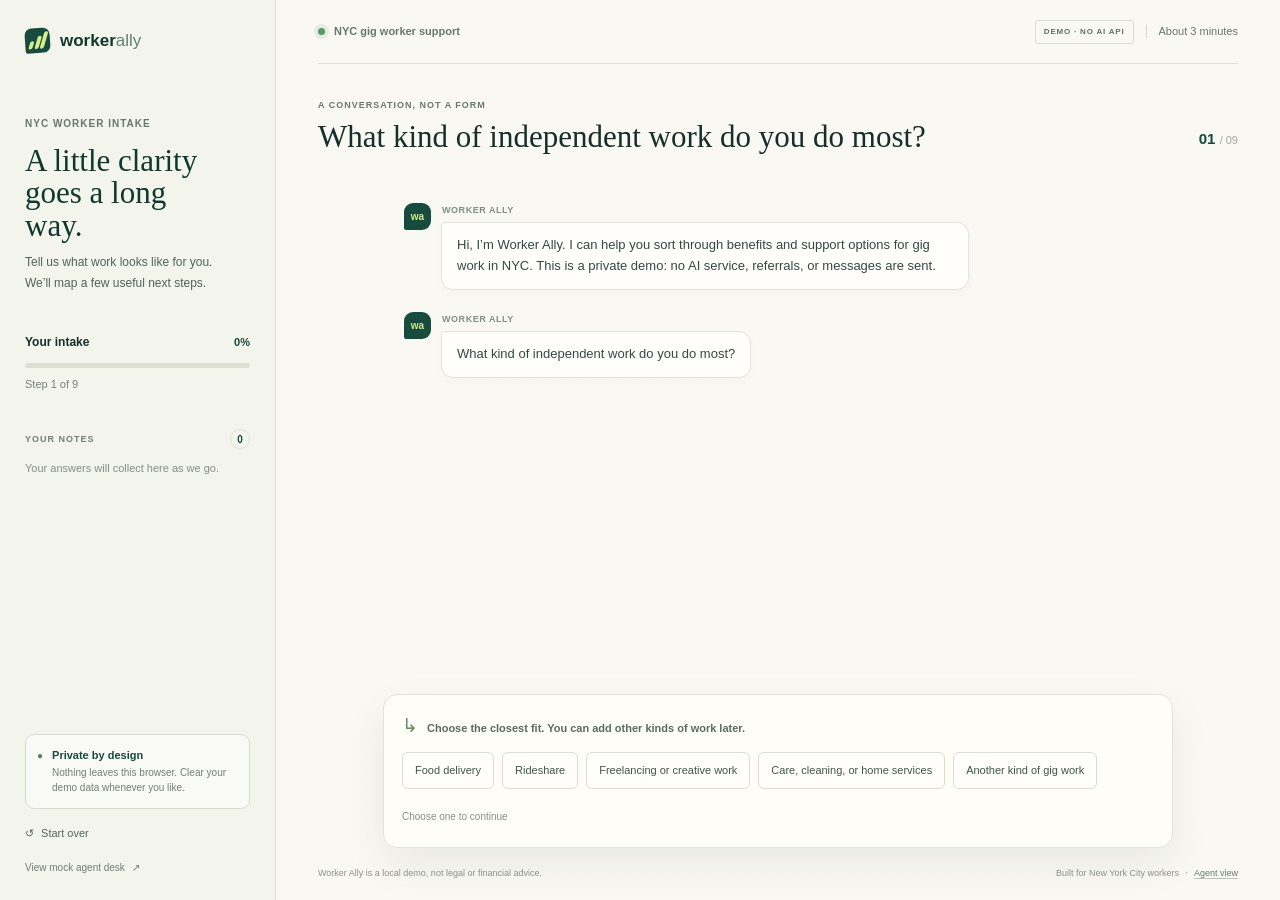
<file: index.html>
<!doctype html>
<html lang="en">
<head>
  <meta charset="utf-8">
  <meta name="viewport" content="width=device-width, initial-scale=1">
  <meta name="theme-color" content="#f4f3ec">
  <title>Worker Ally | NYC gig worker intake</title>
  <link rel="stylesheet" href="worker-ally/css/style.css">
</head>
<body class="worker-page">
  <div class="app-shell">
    <aside class="side-rail" aria-label="Intake navigation">
      <a class="brand" href="index.html" aria-label="Worker Ally home">
        <span class="brand-mark" aria-hidden="true"><i></i><i></i><i></i></span>
        <span class="brand-name">worker<span>ally</span></span>
      </a>

      <div class="rail-intro">
        <span class="eyebrow">NYC WORKER INTAKE</span>
        <h1>A little clarity goes a long way.</h1>
        <p>Tell us what work looks like for you. We’ll map a few useful next steps.</p>
      </div>

      <section class="progress-block" aria-label="Intake progress">
        <div class="progress-heading"><span>Your intake</span><strong id="progressText">0%</strong></div>
        <div class="progress-track" role="progressbar" aria-label="Intake progress" aria-valuemin="0" aria-valuemax="100" aria-valuenow="0" id="progressBar">
          <span id="progressFill"></span>
        </div>
        <p id="stepText">Ready when you are</p>
      </section>

      <section class="answer-review" aria-label="Your answers">
        <div class="section-label"><span>YOUR NOTES</span><span class="note-count" id="answerCount">0</span></div>
        <div class="answer-list" id="answerList">
          <p class="empty-notes">Your answers will collect here as we go.</p>
        </div>
      </section>

      <div class="rail-bottom">
        <div class="privacy-note">
          <span class="privacy-icon" aria-hidden="true">●</span>
          <p><strong>Private by design</strong><br>Nothing leaves this browser. Clear your demo data whenever you like.</p>
        </div>
        <button class="text-button" id="resetButton" type="button">↺ <span>Start over</span></button>
        <a class="agent-link" href="worker-ally/agent.html">View mock agent desk <span aria-hidden="true">↗</span></a>
      </div>
    </aside>

    <main class="conversation-panel">
      <header class="topbar">
        <div class="topbar-context"><span class="live-dot" aria-hidden="true"></span><span>NYC gig worker support</span></div>
        <div class="topbar-meta"><span class="demo-tag">DEMO · NO AI API</span><span class="topbar-divider"></span><span>About 3 minutes</span></div>
      </header>

      <div class="conversation-heading">
        <div><span class="eyebrow">A CONVERSATION, NOT A FORM</span><h2 id="conversationTitle">Let’s start with your work.</h2></div>
        <span class="conversation-index" id="conversationIndex">01 <span>/ 09</span></span>
      </div>

      <section class="chat-scroll" id="chatScroll" aria-label="Conversation">
        <div class="message-list" id="messageList" aria-live="polite" aria-relevant="additions"></div>
      </section>

      <section class="choice-dock" id="choiceDock" aria-label="Answer choices">
        <div class="choice-prompt"><span class="choice-prompt-mark" aria-hidden="true">↳</span><p id="choicePrompt">Choose the option that fits best.</p></div>
        <div class="choice-list" id="choiceList"></div>
        <div class="choice-footer" id="choiceFooter"></div>
      </section>

      <section class="results-view" id="resultsView" hidden aria-live="polite"></section>
      <footer class="conversation-footer"><span>Worker Ally is a local demo, not legal or financial advice.</span><span>Built for New York City workers <b>·</b> <a href="worker-ally/agent.html">Agent view</a></span></footer>
    </main>
  </div>

  <script src="worker-ally/js/worker-profile.js"></script>
  <script src="worker-ally/js/conversation.js"></script>
  <script src="worker-ally/js/branching.js"></script>
  <script src="worker-ally/js/results.js"></script>
  <script src="worker-ally/js/app.js"></script>
</body>
</html>
</file>
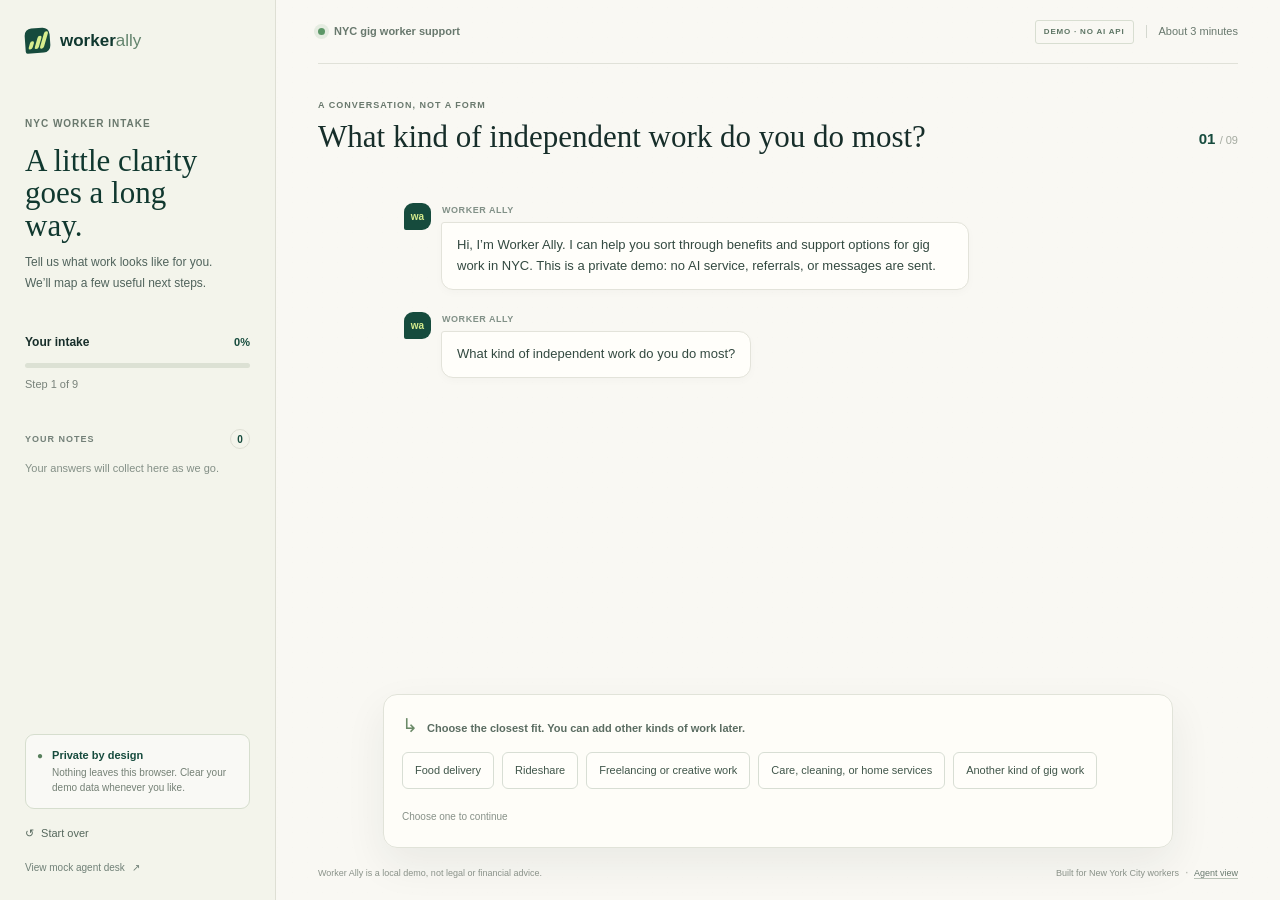
<file: worker-ally/index.html>
<!doctype html>
<html lang="en">
<head>
  <meta charset="utf-8">
  <meta name="viewport" content="width=device-width, initial-scale=1">
  <meta name="theme-color" content="#f4f3ec">
  <title>Worker Ally | NYC gig worker intake</title>
  <link rel="stylesheet" href="css/style.css">
</head>
<body class="worker-page">
  <div class="app-shell">
    <aside class="side-rail" aria-label="Intake navigation">
      <a class="brand" href="index.html" aria-label="Worker Ally home">
        <span class="brand-mark" aria-hidden="true"><i></i><i></i><i></i></span>
        <span class="brand-name">worker<span>ally</span></span>
      </a>

      <div class="rail-intro">
        <span class="eyebrow">NYC WORKER INTAKE</span>
        <h1>A little clarity goes a long way.</h1>
        <p>Tell us what work looks like for you. We’ll map a few useful next steps.</p>
      </div>

      <section class="progress-block" aria-label="Intake progress">
        <div class="progress-heading"><span>Your intake</span><strong id="progressText">0%</strong></div>
        <div class="progress-track" role="progressbar" aria-label="Intake progress" aria-valuemin="0" aria-valuemax="100" aria-valuenow="0" id="progressBar">
          <span id="progressFill"></span>
        </div>
        <p id="stepText">Ready when you are</p>
      </section>

      <section class="answer-review" aria-label="Your answers">
        <div class="section-label"><span>YOUR NOTES</span><span class="note-count" id="answerCount">0</span></div>
        <div class="answer-list" id="answerList">
          <p class="empty-notes">Your answers will collect here as we go.</p>
        </div>
      </section>

      <div class="rail-bottom">
        <div class="privacy-note">
          <span class="privacy-icon" aria-hidden="true">●</span>
          <p><strong>Private by design</strong><br>Nothing leaves this browser. Clear your demo data whenever you like.</p>
        </div>
        <button class="text-button" id="resetButton" type="button">↺ <span>Start over</span></button>
        <a class="agent-link" href="agent.html">View mock agent desk <span aria-hidden="true">↗</span></a>
      </div>
    </aside>

    <main class="conversation-panel">
      <header class="topbar">
        <div class="topbar-context"><span class="live-dot" aria-hidden="true"></span><span>NYC gig worker support</span></div>
        <div class="topbar-meta"><span class="demo-tag">DEMO · NO AI API</span><span class="topbar-divider"></span><span>About 3 minutes</span></div>
      </header>

      <div class="conversation-heading">
        <div><span class="eyebrow">A CONVERSATION, NOT A FORM</span><h2 id="conversationTitle">Let’s start with your work.</h2></div>
        <span class="conversation-index" id="conversationIndex">01 <span>/ 09</span></span>
      </div>

      <section class="chat-scroll" id="chatScroll" aria-label="Conversation">
        <div class="message-list" id="messageList" aria-live="polite" aria-relevant="additions"></div>
      </section>

      <section class="choice-dock" id="choiceDock" aria-label="Answer choices">
        <div class="choice-prompt"><span class="choice-prompt-mark" aria-hidden="true">↳</span><p id="choicePrompt">Choose the option that fits best.</p></div>
        <div class="choice-list" id="choiceList"></div>
        <div class="choice-footer" id="choiceFooter"></div>
      </section>

      <section class="results-view" id="resultsView" hidden aria-live="polite"></section>
      <footer class="conversation-footer"><span>Worker Ally is a local demo, not legal or financial advice.</span><span>Built for New York City workers <b>·</b> <a href="agent.html">Agent view</a></span></footer>
    </main>
  </div>

  <script src="js/worker-profile.js"></script>
  <script src="js/conversation.js"></script>
  <script src="js/branching.js"></script>
  <script src="js/results.js"></script>
  <script src="js/app.js"></script>
</body>
</html>
</file>
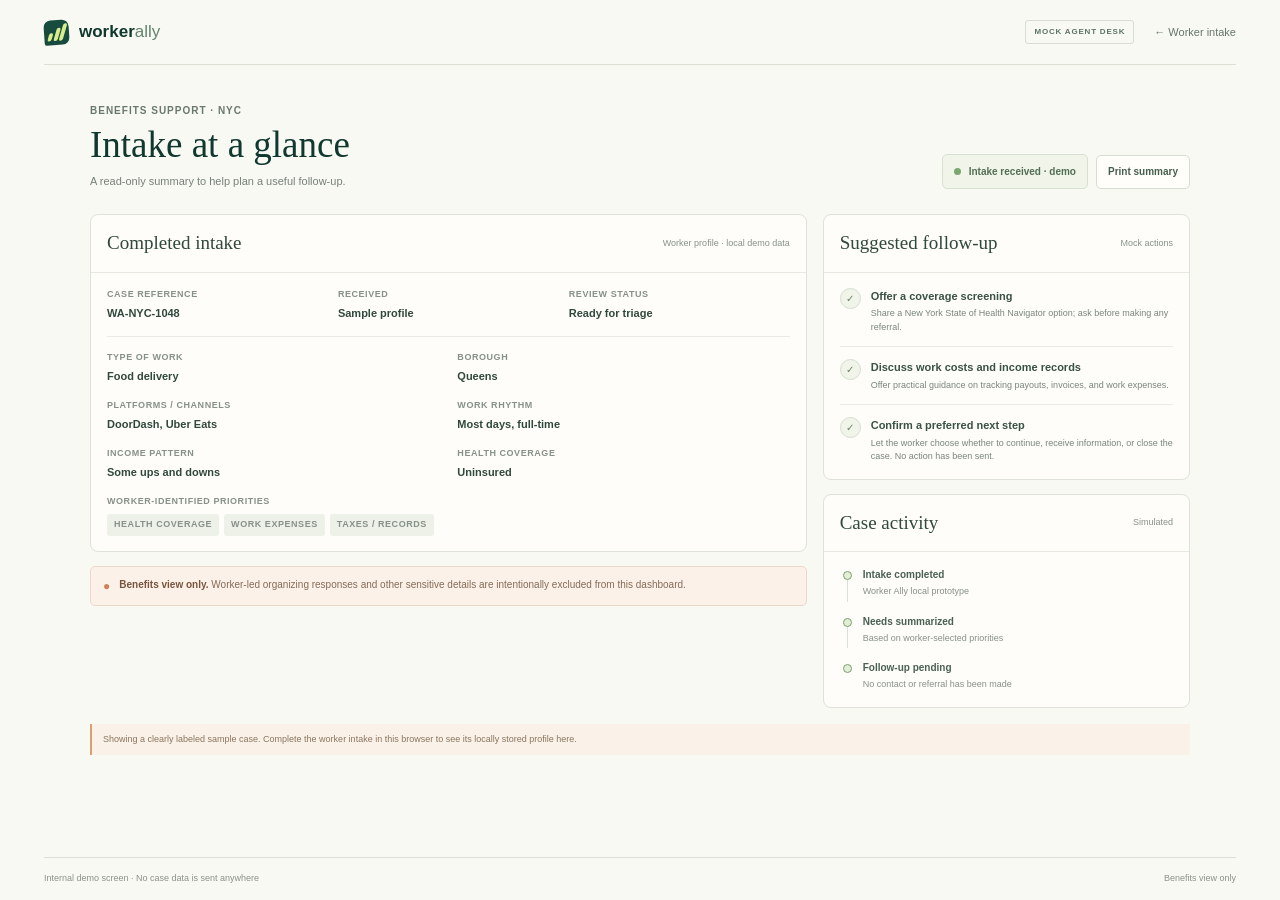
<file: worker-ally/agent.html>
<!doctype html>
<html lang="en">
<head>
  <meta charset="utf-8">
  <meta name="viewport" content="width=device-width, initial-scale=1">
  <meta name="theme-color" content="#f4f3ec">
  <title>Worker Ally | Mock agent desk</title>
  <link rel="stylesheet" href="css/style.css">
</head>
<body class="agent-page">
  <div class="agent-shell">
    <header class="agent-topbar">
      <a class="brand" href="../index.html" aria-label="Worker Ally home">
        <span class="brand-mark" aria-hidden="true"><i></i><i></i><i></i></span>
        <span class="brand-name">worker<span>ally</span></span>
      </a>
      <div class="agent-topbar-right"><span class="demo-tag">MOCK AGENT DESK</span><a class="back-link" href="../index.html">← Worker intake</a></div>
    </header>
    <main class="agent-main" id="agentMain">
      <div class="agent-loading">Loading local demo profile…</div>
    </main>
    <footer class="agent-footer"><span>Internal demo screen · No case data is sent anywhere</span><span>Benefits view only</span></footer>
  </div>
  <script src="js/worker-profile.js"></script>
  <script src="js/conversation.js"></script>
  <script src="js/agent.js"></script>
</body>
</html>
</file>
<file: worker-ally/css/style.css>
:root {
  color-scheme: light;
  --paper: #f4f3ec;
  --paper-bright: #fbfaf6;
  --ink: #172e2a;
  --ink-soft: #50635c;
  --muted: #78827a;
  --line: #dedfd4;
  --line-strong: #c9cfc2;
  --forest: #164b3d;
  --forest-dark: #10382f;
  --leaf: #d7ed8e;
  --leaf-deep: #b6d665;
  --coral: #e78365;
  --coral-pale: #fae7dc;
  --sky-pale: #e5eeea;
  --white: #fffefa;
  --shadow: 0 16px 42px rgba(27, 49, 39, .07);
  --font-ui: "Avenir Next", Avenir, "Segoe UI", sans-serif;
  --font-display: "Iowan Old Style", "Palatino Linotype", "Book Antiqua", Georgia, serif;
  --space-1: 4px;
  --space-2: 8px;
  --space-3: 12px;
  --space-4: 16px;
  --space-5: 24px;
  --space-6: 32px;
  --space-7: 48px;
  --radius-sm: 5px;
  --radius-md: 9px;
  --radius-lg: 14px;
}

* { box-sizing: border-box; }
html, body { min-height: 100%; }
body {
  margin: 0;
  background-color: var(--paper);
  background-image: radial-gradient(rgba(41, 79, 63, .055) .7px, transparent .7px);
  background-size: 15px 15px;
  color: var(--ink);
  font-family: var(--font-ui);
  font-size: 14px;
  line-height: 1.5;
}
button, a { font: inherit; }
button { color: inherit; }
a { color: inherit; }
[hidden] { display: none !important; }

.app-shell {
  display: grid;
  grid-template-columns: 276px minmax(0, 1fr);
  min-height: 100vh;
  max-width: 1680px;
  margin: 0 auto;
  background: rgba(251, 250, 246, .77);
  box-shadow: 0 0 80px rgba(37, 58, 45, .05);
}
.side-rail {
  display: flex;
  flex-direction: column;
  min-height: 100vh;
  padding: 28px 25px 22px;
  border-right: 1px solid var(--line);
  background: rgba(243, 244, 234, .9);
}
.brand { display: inline-flex; align-items: center; gap: 10px; text-decoration: none; width: max-content; }
.brand-mark { display: inline-flex; align-items: end; gap: 3px; width: 25px; height: 25px; padding: 4px; border-radius: 7px 7px 7px 2px; background: var(--forest); transform: rotate(-4deg); }
.brand-mark i { width: 4px; border-radius: 5px; background: var(--leaf); transform: skew(-20deg); }
.brand-mark i:nth-child(1) { height: 8px; }
.brand-mark i:nth-child(2) { height: 13px; }
.brand-mark i:nth-child(3) { height: 17px; }
.brand-name { color: var(--forest-dark); font-size: 17px; font-weight: 750; letter-spacing: 0; }
.brand-name span { color: #63846d; font-weight: 500; }
.rail-intro { margin-top: 58px; }
.eyebrow { color: #69786d; font-size: 10px; font-weight: 800; letter-spacing: 1px; }
.rail-intro h1 { max-width: 205px; margin: 12px 0 10px; color: var(--forest-dark); font-family: var(--font-display); font-size: 31px; font-weight: 500; letter-spacing: 0; line-height: 1.05; }
.rail-intro p { max-width: 215px; margin: 0; color: var(--ink-soft); font-size: 12px; line-height: 1.7; }
.progress-block { margin-top: 40px; }
.progress-heading { display: flex; align-items: center; justify-content: space-between; color: var(--ink); font-size: 12px; font-weight: 650; }
.progress-heading strong { color: var(--forest); font-size: 11px; }
.progress-track { height: 5px; margin-top: 12px; overflow: hidden; border-radius: 8px; background: #dce1d4; }
.progress-track span { display: block; width: 0; height: 100%; border-radius: inherit; background: var(--forest); transition: width .45s cubic-bezier(.2,.7,.2,1); }
.progress-block p { margin: 8px 0 0; color: var(--muted); font-size: 11px; }
.answer-review { margin-top: 37px; }
.section-label { display: flex; align-items: center; justify-content: space-between; color: #738078; font-size: 9px; font-weight: 800; letter-spacing: 1px; }
.note-count { display: inline-grid; width: 20px; height: 20px; place-items: center; border: 1px solid var(--line); border-radius: 50%; color: var(--forest); font-size: 10px; letter-spacing: 0; }
.answer-list { display: grid; gap: 5px; margin-top: 11px; }
.empty-notes { margin: 0; color: #849087; font-size: 11px; line-height: 1.55; }
.answer-item { display: grid; grid-template-columns: minmax(0, 1fr) 24px; align-items: center; gap: 5px; padding: 8px 0; border-bottom: 1px solid rgba(202, 207, 194, .68); }
.answer-item-copy { min-width: 0; }
.answer-item-label { display: block; overflow: hidden; color: #79847b; font-size: 10px; text-overflow: ellipsis; white-space: nowrap; }
.answer-item-value { display: block; overflow: hidden; margin-top: 2px; color: var(--ink); font-size: 11px; font-weight: 650; text-overflow: ellipsis; white-space: nowrap; }
.answer-edit { display: grid; width: 24px; height: 24px; place-items: center; border: 0; border-radius: 50%; background: transparent; color: #65756a; cursor: pointer; font-size: 14px; }
.answer-edit:hover, .answer-edit:focus-visible { background: #e4e9dc; outline: 0; }
.rail-bottom { display: grid; gap: 13px; margin-top: auto; padding-top: 25px; }
.privacy-note { display: flex; gap: 9px; padding: 12px 11px; border: 1px solid #d6dece; border-radius: var(--radius-md); background: rgba(255,255,255,.5); }
.privacy-icon { color: #58805d; font-size: 10px; line-height: 1.8; }
.privacy-note p { margin: 0; color: #748075; font-size: 10px; line-height: 1.55; }
.privacy-note strong { color: var(--forest); font-size: 11px; }
.text-button, .agent-link { width: max-content; padding: 3px 0; border: 0; background: transparent; color: #56685d; cursor: pointer; font-size: 11px; text-decoration: none; }
.text-button:hover, .agent-link:hover { color: var(--forest); }
.text-button span { margin-left: 4px; }
.agent-link { color: #708077; font-size: 10px; }
.agent-link span { margin-left: 4px; }

.conversation-panel { display: grid; grid-template-rows: 64px auto minmax(260px, 1fr) auto 48px; min-width: 0; min-height: 100vh; padding: 0 42px; }
.topbar { display: flex; align-items: center; justify-content: space-between; border-bottom: 1px solid rgba(218, 220, 210, .8); }
.topbar-context, .topbar-meta { display: flex; align-items: center; color: #68786d; font-size: 11px; }
.topbar-context { gap: 9px; font-weight: 650; }
.live-dot { width: 7px; height: 7px; border-radius: 50%; background: #5c9767; box-shadow: 0 0 0 4px rgba(92,151,103,.13); }
.topbar-meta { gap: 12px; }
.demo-tag { padding: 5px 8px; border: 1px solid #d8ded1; border-radius: 3px; color: #5d7564; font-size: 8px; font-weight: 800; letter-spacing: .8px; }
.topbar-divider { width: 1px; height: 13px; background: #d4d8cf; }
.conversation-heading { display: flex; align-items: end; justify-content: space-between; gap: 20px; padding: 29px 0 20px; }
.conversation-heading .eyebrow { font-size: 9px; }
.conversation-heading h2 { margin: 5px 0 0; font-family: var(--font-display); font-size: 31px; font-weight: 500; letter-spacing: 0; line-height: 1.15; }
.conversation-index { padding-bottom: 4px; color: var(--forest); font-size: 15px; font-weight: 750; }
.conversation-index span { color: #a4aaa0; font-size: 11px; font-weight: 500; }
.chat-scroll { min-height: 0; overflow-y: auto; padding: 19px 8px 22px 0; scroll-behavior: smooth; scrollbar-color: #cdd5c9 transparent; scrollbar-width: thin; }
.message-list { display: flex; flex-direction: column; gap: 19px; max-width: 740px; margin: 0 auto; }
.message { display: flex; align-items: flex-start; gap: 10px; animation: message-in .32s cubic-bezier(.18,.7,.3,1) both; }
.message.bot { align-self: flex-start; max-width: min(86%, 565px); }
.message.user { align-self: flex-end; justify-content: flex-end; max-width: min(78%, 490px); }
.bot-avatar { display: grid; flex: 0 0 27px; width: 27px; height: 27px; place-items: center; border-radius: 9px 9px 9px 2px; background: var(--forest); color: var(--leaf); font-size: 10px; font-weight: 800; }
.message-content { min-width: 0; }
.message-label { display: block; margin: 1px 0 5px 1px; color: #819087; font-size: 9px; font-weight: 750; letter-spacing: .55px; text-transform: uppercase; }
.bubble { padding: 12px 15px; border: 1px solid #e3e3da; border-radius: 3px 12px 12px 12px; background: var(--white); color: #334940; font-size: 13px; line-height: 1.6; box-shadow: 0 3px 9px rgba(43, 61, 48, .025); }
.message.user .bubble { border-color: #d5e0d1; border-radius: 12px 3px 12px 12px; background: #e9f0e2; color: #284337; }
.bubble p { margin: 0; }
.bubble p + p { margin-top: 7px; }
.message-reply { margin-top: 6px; color: #77877b; font-size: 10px; }
.typing-indicator { display: inline-flex; gap: 4px; align-items: center; height: 18px; }
.typing-indicator i { width: 5px; height: 5px; border-radius: 50%; background: #8ca090; animation: typing .85s infinite ease-in-out; }
.typing-indicator i:nth-child(2) { animation-delay: .12s; }
.typing-indicator i:nth-child(3) { animation-delay: .24s; }
.choice-dock { width: min(100%, 790px); margin: 0 auto; padding: 17px 18px 15px; border: 1px solid #e1e3d9; border-radius: var(--radius-lg); background: rgba(255, 254, 250, .88); box-shadow: var(--shadow); }
.choice-prompt { display: flex; align-items: baseline; gap: 9px; margin-bottom: 12px; }
.choice-prompt-mark { color: #6b8a68; font-family: var(--font-display); font-size: 19px; }
.choice-prompt p { margin: 0; color: #5a6c61; font-size: 11px; font-weight: 600; }
.choice-list { display: flex; flex-wrap: wrap; gap: 8px; }
.choice-chip { min-height: 37px; padding: 8px 12px; border: 1px solid #d8ded4; border-radius: 6px; background: var(--white); color: #40564a; cursor: pointer; font-size: 11px; text-align: left; transition: background .16s ease, border-color .16s ease, color .16s ease, transform .16s ease; }
.choice-chip:hover { transform: translateY(-1px); border-color: #99b18e; background: #f1f5e9; }
.choice-chip:focus-visible { outline: 3px solid rgba(87, 136, 91, .26); outline-offset: 2px; }
.choice-chip[aria-pressed="true"] { border-color: var(--forest); background: var(--forest); color: white; }
.choice-chip.is-committing { pointer-events: none; }
.choice-chip .chip-mark { display: inline-grid; width: 13px; height: 13px; place-items: center; margin-right: 7px; border: 1px solid #b7c3b4; border-radius: 3px; color: transparent; font-size: 9px; vertical-align: -1px; }
.choice-chip[aria-pressed="true"] .chip-mark { border-color: var(--leaf); background: var(--leaf); color: var(--forest); }
.choice-footer { display: flex; align-items: center; justify-content: space-between; gap: 10px; min-height: 31px; margin-top: 12px; }
.multi-hint, .optional-hint { color: #879188; font-size: 10px; }
.choice-actions { display: flex; align-items: center; gap: 12px; margin-left: auto; }
.skip-button { border: 0; background: transparent; color: #748179; cursor: pointer; font-size: 10px; text-decoration: underline; text-decoration-color: #b5beb4; text-underline-offset: 3px; }
.skip-button:hover { color: var(--forest); }
.continue-button, .primary-button { display: inline-flex; align-items: center; justify-content: center; gap: 9px; min-height: 36px; padding: 8px 14px; border: 1px solid var(--forest); border-radius: 5px; background: var(--forest); color: #fffefa; cursor: pointer; font-size: 11px; font-weight: 700; transition: background .15s, transform .15s; }
.continue-button:hover, .primary-button:hover { transform: translateY(-1px); background: var(--forest-dark); }
.continue-button:disabled { border-color: #d5ddd1; background: #e9ede5; color: #9aa49a; cursor: default; transform: none; }
.conversation-footer { display: flex; align-items: center; justify-content: space-between; gap: 15px; color: #8a9289; font-size: 9px; }
.conversation-footer b { padding: 0 4px; color: #b4b8af; }
.conversation-footer a { color: #68796e; text-decoration-color: #b8c2b6; text-underline-offset: 2px; }

.results-view { width: min(100%, 860px); margin: 0 auto; padding: 24px 0 35px; animation: message-in .4s ease both; }
.results-kicker { display: flex; align-items: center; gap: 9px; color: #627568; font-size: 9px; font-weight: 800; letter-spacing: .9px; }
.results-kicker::before { width: 20px; height: 1px; background: #83a16c; content: ""; }
.results-title-row { display: flex; align-items: end; justify-content: space-between; gap: 15px; margin-top: 8px; }
.results-title-row h2 { margin: 0; color: var(--forest-dark); font-family: var(--font-display); font-size: 34px; font-weight: 500; line-height: 1.1; }
.snapshot-stamp { display: inline-flex; flex: 0 0 auto; align-items: center; gap: 7px; padding: 7px 9px; border: 1px solid #d9e1d3; border-radius: 4px; color: #617767; font-size: 9px; font-weight: 700; }
.snapshot-stamp::before { width: 6px; height: 6px; border-radius: 50%; background: #73a16d; content: ""; }
.results-lede { max-width: 600px; margin: 10px 0 21px; color: #627268; font-size: 12px; line-height: 1.65; }
.snapshot-grid { display: grid; grid-template-columns: 1fr 1fr; gap: 10px; }
.snapshot-cell { min-width: 0; padding: 13px 15px; border: 1px solid #e0e3d9; border-radius: 7px; background: rgba(255,254,250,.84); }
.snapshot-cell-label { display: block; color: #829087; font-size: 9px; font-weight: 800; letter-spacing: .65px; text-transform: uppercase; }
.snapshot-cell-value { display: block; margin-top: 4px; color: #294239; font-size: 12px; font-weight: 650; overflow-wrap: anywhere; }
.recommendation-heading { display: flex; align-items: baseline; justify-content: space-between; gap: 15px; margin: 27px 0 11px; }
.recommendation-heading h3 { margin: 0; color: var(--ink); font-family: var(--font-display); font-size: 22px; font-weight: 500; }
.recommendation-heading span { color: #89938a; font-size: 9px; }
.recommendation-list { display: grid; gap: 8px; }
.recommendation { display: grid; grid-template-columns: 34px minmax(0,1fr) auto; align-items: start; gap: 11px; padding: 13px 14px; border: 1px solid #dfe3d8; border-radius: 7px; background: rgba(255,254,250,.86); }
.recommendation-number { display: grid; width: 29px; height: 29px; place-items: center; border-radius: 50%; background: #e7eedc; color: #52714f; font-family: var(--font-display); font-size: 14px; }
.recommendation h4 { margin: 0; color: #294239; font-size: 12px; }
.recommendation p { margin: 3px 0 0; color: #6d7b71; font-size: 10px; line-height: 1.55; }
.mock-label { display: inline-block; margin-top: 6px; color: #8a958c; font-size: 8px; font-weight: 750; letter-spacing: .55px; text-transform: uppercase; }
.rec-arrow { padding: 3px 2px 0 6px; color: #67866a; font-size: 16px; }
.results-bottom { display: flex; align-items: center; justify-content: space-between; gap: 12px; margin-top: 17px; }
.results-note { max-width: 500px; margin: 0; color: #89938a; font-size: 9px; line-height: 1.55; }
.results-actions { display: flex; flex-wrap: wrap; gap: 8px; }
.secondary-button { display: inline-flex; align-items: center; justify-content: center; min-height: 34px; padding: 7px 11px; border: 1px solid #d5ddd1; border-radius: 5px; background: #fffefa; color: #465e4d; cursor: pointer; font-size: 10px; font-weight: 650; text-decoration: none; }
.secondary-button:hover { border-color: #95ad8a; background: #f4f6ed; }

/* Agent dashboard */
.agent-shell { display: grid; grid-template-rows: 65px 1fr 43px; min-height: 100vh; max-width: 1440px; margin: 0 auto; padding: 0 44px; background: rgba(251,250,246,.83); box-shadow: 0 0 80px rgba(37,58,45,.05); }
.agent-topbar { display: flex; align-items: center; justify-content: space-between; border-bottom: 1px solid var(--line); }
.agent-topbar-right { display: flex; align-items: center; gap: 20px; }
.back-link { color: #65776b; font-size: 11px; text-decoration: none; }
.back-link:hover { color: var(--forest); }
.agent-main { width: min(100%, 1100px); margin: 0 auto; padding: 38px 0 55px; }
.agent-loading { padding: 30px; color: var(--muted); }
.agent-heading { display: flex; align-items: end; justify-content: space-between; gap: 20px; margin-bottom: 25px; }
.agent-heading .eyebrow { display: block; margin-bottom: 7px; }
.agent-heading h1 { margin: 0; color: var(--forest-dark); font-family: var(--font-display); font-size: 37px; font-weight: 500; line-height: 1.1; }
.agent-heading p { margin: 7px 0 0; color: #758178; font-size: 11px; }
.agent-heading-actions { display: flex; align-items: center; gap: 8px; }
.agent-case-badge { display: flex; align-items: center; gap: 8px; padding: 9px 11px; border: 1px solid #d7e1d1; border-radius: 5px; background: #f0f4e9; color: #526e53; font-size: 10px; font-weight: 700; }
.agent-case-badge::before { width: 7px; height: 7px; border-radius: 50%; background: #79a76d; content: ""; }
.agent-layout { display: grid; grid-template-columns: minmax(0, 1.6fr) minmax(250px, .82fr); gap: 16px; align-items: start; }
.agent-column { display: grid; gap: 14px; min-width: 0; }
.agent-section { overflow: hidden; border: 1px solid #dfe2d8; border-radius: 8px; background: rgba(255,254,250,.88); }
.agent-section-header { display: flex; align-items: center; justify-content: space-between; gap: 12px; padding: 14px 16px; border-bottom: 1px solid #e8e9e1; }
.agent-section-header h2 { margin: 0; color: #30483d; font-family: var(--font-display); font-size: 19px; font-weight: 500; }
.agent-section-header span { color: #879188; font-size: 9px; }
.agent-section-body { padding: 15px 16px; }
.case-meta { display: grid; grid-template-columns: repeat(3,minmax(0,1fr)); gap: 10px; padding-bottom: 14px; border-bottom: 1px solid #eaebe4; }
.case-meta-item span, .detail-item span { display: block; color: #879188; font-size: 9px; font-weight: 750; letter-spacing: .55px; text-transform: uppercase; }
.case-meta-item strong { display: block; margin-top: 4px; color: #31483e; font-size: 11px; font-weight: 650; }
.intake-summary { display: grid; grid-template-columns: repeat(2,minmax(0,1fr)); gap: 14px 18px; padding-top: 14px; }
.detail-item { min-width: 0; }
.detail-item strong { display: block; margin-top: 4px; color: #31483e; font-size: 11px; font-weight: 650; overflow-wrap: anywhere; }
.detail-item.full-width { grid-column: 1 / -1; }
.priority-tags { display: flex; flex-wrap: wrap; gap: 5px; margin-top: 6px; }
.priority-tag { padding: 4px 7px; border-radius: 3px; background: #edf1e8; color: #5c715e; font-size: 9px; }
.privacy-guard { display: flex; gap: 9px; align-items: flex-start; padding: 10px 12px; border: 1px solid #ecd8c9; border-radius: 5px; background: #fcf1e8; color: #846b58; font-size: 10px; line-height: 1.5; }
.privacy-guard strong { color: #77543e; }
.privacy-guard-mark { color: #cf8059; font-size: 12px; }
.action-list { display: grid; gap: 0; }
.agent-action { display: flex; gap: 10px; padding: 12px 0; border-bottom: 1px solid #eaebe4; }
.agent-action:first-child { padding-top: 0; }
.agent-action:last-child { padding-bottom: 0; border-bottom: 0; }
.action-check { display: grid; flex: 0 0 21px; width: 21px; height: 21px; place-items: center; border: 1px solid #d4ded0; border-radius: 50%; background: #f0f4e9; color: #678262; font-size: 10px; }
.agent-action h3 { margin: 0; color: #3a5145; font-size: 11px; }
.agent-action p { margin: 3px 0 0; color: #7a867d; font-size: 9px; line-height: 1.5; }
.status-timeline { display: grid; gap: 0; }
.timeline-item { display: grid; grid-template-columns: 15px minmax(0,1fr); gap: 8px; padding-bottom: 15px; }
.timeline-item:last-child { padding-bottom: 0; }
.timeline-mark { position: relative; display: flex; justify-content: center; }
.timeline-mark::before { width: 7px; height: 7px; margin-top: 4px; border: 1px solid #79a16e; border-radius: 50%; background: #e3edd8; content: ""; }
.timeline-item:not(:last-child) .timeline-mark::after { position: absolute; top: 13px; bottom: -3px; width: 1px; background: #d9e0d4; content: ""; }
.timeline-item strong { display: block; color: #4a6052; font-size: 10px; }
.timeline-item p { margin: 3px 0 0; color: #879188; font-size: 9px; line-height: 1.5; }
.sample-notice { margin-top: 16px; padding: 9px 11px; border-left: 2px solid #d9a070; background: #faf2e8; color: #8b755e; font-size: 9px; }
.agent-footer { display: flex; align-items: center; justify-content: space-between; border-top: 1px solid var(--line); color: #8a9289; font-size: 9px; }

@keyframes message-in { from { opacity: 0; transform: translateY(8px); } to { opacity: 1; transform: translateY(0); } }
@keyframes typing { 0%, 60%, 100% { opacity: .42; transform: translateY(0); } 30% { opacity: 1; transform: translateY(-3px); } }

@media (min-height: 850px) and (min-width: 761px) {
  .conversation-panel { grid-template-rows: 64px auto minmax(300px, 1fr) auto 52px; }
  .chat-scroll { padding-top: 28px; }
  .message-list { gap: 22px; }
}
@media (max-width: 1080px) {
  .app-shell { grid-template-columns: 235px minmax(0, 1fr); }
  .side-rail { padding-right: 19px; padding-left: 19px; }
  .conversation-panel { padding-right: 27px; padding-left: 27px; }
  .agent-shell { padding-right: 28px; padding-left: 28px; }
}
@media (max-width: 760px) {
  body { background-size: 13px 13px; }
  .app-shell { display: flex; flex-direction: column; min-height: 100vh; }
  .side-rail { display: grid; grid-template-columns: 1fr auto; min-height: 0; gap: 0 14px; padding: 14px 17px 12px; border-right: 0; border-bottom: 1px solid var(--line); }
  .brand { grid-column: 1; grid-row: 1; }
  .rail-intro { display: none; }
  .progress-block { grid-column: 1 / -1; grid-row: 2; margin-top: 14px; }
  .progress-track { height: 4px; margin-top: 7px; }
  .progress-block p { display: none; }
  .answer-review { display: block; grid-column: 1 / -1; grid-row: 3; min-width: 0; margin-top: 11px; }
  .answer-review .section-label { display: none; }
  .answer-review .answer-list { display: flex; gap: 0; margin-top: 0; overflow-x: auto; scrollbar-width: none; }
  .answer-review .answer-list::-webkit-scrollbar { display: none; }
  .answer-review .answer-item { flex: 0 0 auto; grid-template-columns: auto 22px; max-width: 210px; padding: 5px 8px; border-right: 1px solid var(--line); border-bottom: 0; }
  .answer-review .answer-item:first-child { padding-left: 0; }
  .answer-review .empty-notes { display: none; }
  .rail-bottom { display: flex; grid-column: 2; grid-row: 1; align-items: center; justify-self: end; gap: 10px; margin: 0; padding: 0; }
  .privacy-note, .agent-link { display: none; }
  .text-button { padding: 5px; font-size: 10px; }
  .conversation-panel { display: flex; flex: 1; flex-direction: column; min-height: calc(100vh - 92px); padding: 0 17px; }
  .topbar { flex: 0 0 47px; }
  .topbar-context { font-size: 10px; }
  .topbar-meta { gap: 7px; font-size: 9px; }
  .topbar-meta .demo-tag { padding: 4px 5px; font-size: 7px; letter-spacing: .4px; }
  .topbar-divider { display: none; }
  .conversation-heading { flex: 0 0 auto; padding: 20px 0 12px; }
  .conversation-heading h2 { max-width: 285px; font-size: 26px; }
  .conversation-index { font-size: 12px; }
  .chat-scroll { flex: 1 1 210px; min-height: 210px; padding: 13px 0 18px; }
  .message-list { gap: 16px; }
  .message.bot { max-width: 94%; }
  .message.user { max-width: 88%; }
  .bubble { padding: 10px 12px; font-size: 12px; }
  .choice-dock { flex: 0 0 auto; margin: 0 0 7px; padding: 13px 12px 10px; border-radius: 11px; }
  .choice-list { gap: 7px; }
  .choice-chip { min-height: 35px; padding: 7px 9px; font-size: 10px; }
  .choice-footer { align-items: end; }
  .choice-actions { gap: 8px; }
  .continue-button { min-height: 33px; padding: 7px 10px; font-size: 10px; }
  .conversation-footer { flex: 0 0 auto; min-height: 37px; font-size: 8px; }
  .conversation-footer span:last-child { display: none; }
  .results-view { padding: 21px 0 25px; }
  .results-title-row h2 { font-size: 29px; }
  .results-title-row { align-items: start; }
  .snapshot-stamp { padding: 5px 6px; font-size: 8px; }
  .snapshot-grid { gap: 7px; }
  .snapshot-cell { padding: 10px; }
  .snapshot-cell-value { font-size: 11px; }
  .recommendation { grid-template-columns: 29px minmax(0,1fr) auto; gap: 8px; padding: 11px 10px; }
  .recommendation-number { width: 26px; height: 26px; }
  .results-bottom { align-items: flex-start; flex-direction: column; }
  .agent-shell { display: flex; flex-direction: column; min-height: 100vh; padding: 0 17px; }
  .agent-topbar { flex: 0 0 56px; }
  .agent-topbar-right { gap: 9px; }
  .agent-topbar-right .demo-tag { padding: 4px 5px; font-size: 7px; }
  .back-link { font-size: 10px; }
  .agent-main { padding: 25px 0 35px; }
  .agent-heading { align-items: flex-start; flex-direction: column; gap: 13px; margin-bottom: 18px; }
  .agent-heading h1 { font-size: 31px; }
  .agent-layout { grid-template-columns: minmax(0,1fr); gap: 12px; }
  .agent-section-header { padding: 12px; }
  .agent-section-body { padding: 12px; }
  .case-meta { grid-template-columns: repeat(2,minmax(0,1fr)); }
  .agent-footer { flex: 0 0 42px; gap: 10px; font-size: 8px; }
}
@media (max-width: 390px) {
  .side-rail { padding-right: 12px; padding-left: 12px; }
  .conversation-panel { padding-right: 12px; padding-left: 12px; }
  .conversation-heading h2 { font-size: 23px; }
  .choice-chip { max-width: 100%; }
  .choice-list { gap: 6px; }
  .snapshot-grid { grid-template-columns: 1fr; }
  .results-title-row { flex-direction: column; }
}
@media (prefers-reduced-motion: reduce) {
  *, *::before, *::after { scroll-behavior: auto !important; animation-duration: .01ms !important; animation-iteration-count: 1 !important; transition-duration: .01ms !important; }
}
@media print {
  body { background: white; }
  .agent-shell { display: block; max-width: none; padding: 0; }
  .agent-topbar, .agent-footer, .agent-heading-actions { display: none; }
  .agent-main { width: 100%; padding: 0; }
  .agent-section { break-inside: avoid; }
}
</file>
